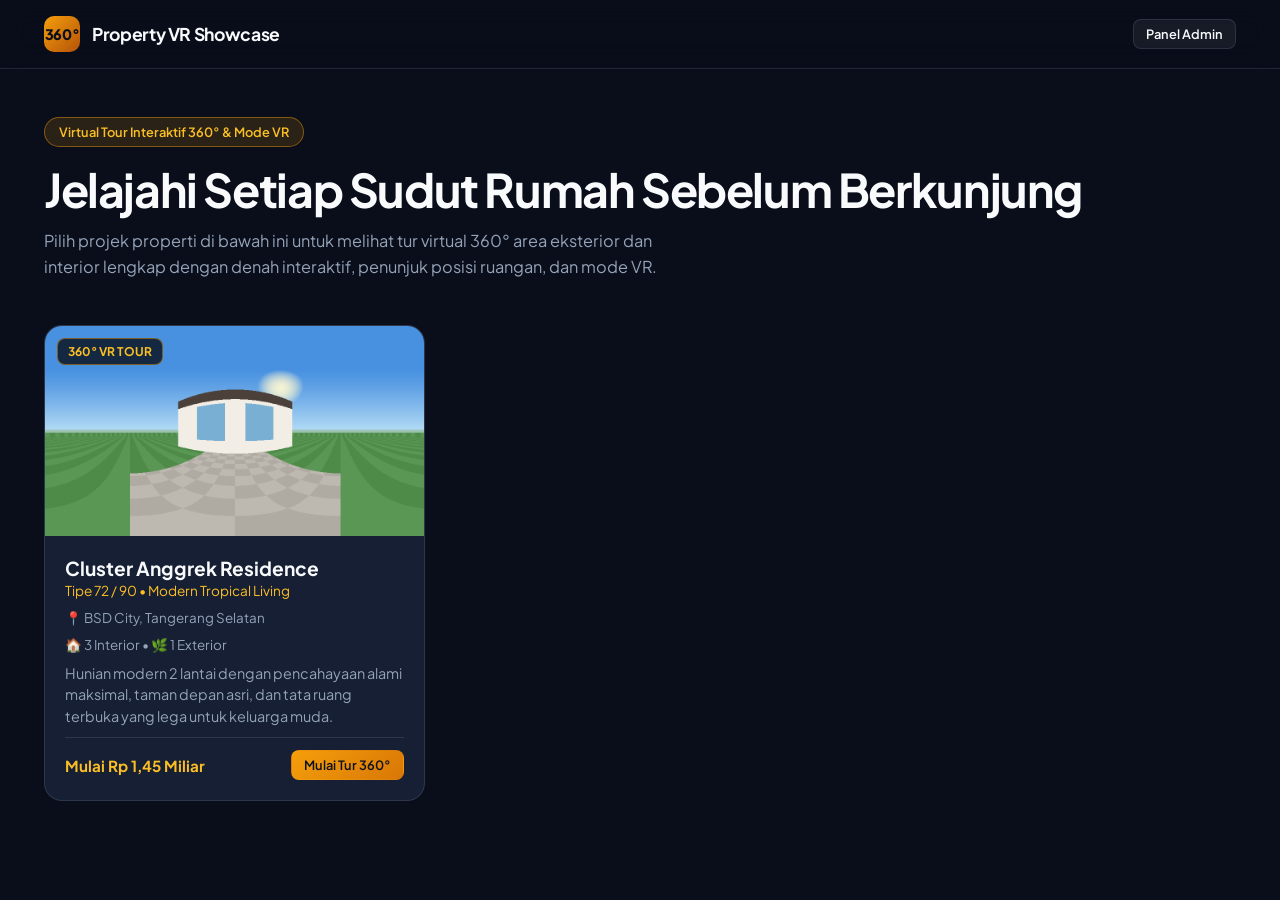
<file: index.html>
<!DOCTYPE html>
<html lang="id">
<head>
  <meta charset="UTF-8" />
  <meta name="viewport" content="width=device-width, initial-scale=1.0" />
  <title>Virtual Tour 360° VR — Katalog Properti</title>
  <link rel="preconnect" href="https://fonts.googleapis.com" />
  <link rel="preconnect" href="https://fonts.gstatic.com" crossorigin />
  <link href="https://fonts.googleapis.com/css2?family=Plus+Jakarta+Sans:wght@400;500;600;700;800&display=swap" rel="stylesheet" />
  <link rel="stylesheet" href="css/styles.css" />
</head>
<body>
  <header class="navbar">
    <div class="navbar-inner">
      <a href="index.html" class="brand">
        <span class="brand-badge">360°</span>
        <span>Property VR Showcase</span>
      </a>
      <div style="display:flex; gap:10px; align-items:center;">
        <a href="admin.html" class="btn btn-sm">Panel Admin</a>
      </div>
    </div>
  </header>

  <section class="hero">
    <span class="hero-tag">Virtual Tour Interaktif 360° &amp; Mode VR</span>
    <h1>Jelajahi Setiap Sudut Rumah Sebelum Berkunjung</h1>
    <p>
      Pilih projek properti di bawah ini untuk melihat tur virtual 360° area eksterior dan interior lengkap dengan denah interaktif, penunjuk posisi ruangan, dan mode VR.
    </p>
  </section>

  <main id="projects-grid" class="projects-grid">
    <p style="color: var(--text-secondary);">Memuat daftar projek...</p>
  </main>

  <script>
    async function loadProjects() {
      const grid = document.getElementById('projects-grid');
      try {
        const res = await fetch('data/projects.json?t=' + Date.now());
        if (!res.ok) throw new Error('Gagal memuat data projek');
        const data = await res.json();
        const projects = data.projects || [];

        if (!projects.length) {
          grid.innerHTML = `
            <div class="panel-card" style="grid-column:1/-1; text-align:center; padding:48px;">
              <h3>Belum ada projek tersedia</h3>
              <p style="color:var(--text-secondary); margin:10px 0 18px;">Masuk ke Panel Admin untuk menambahkan projek rumah pertama Anda.</p>
              <a href="admin.html" class="btn btn-primary">Buka Panel Admin</a>
            </div>`;
          return;
        }

        grid.innerHTML = projects.map((p) => {
          const interiorCount = (p.rooms || []).filter(r => r.category === 'interior').length;
          const exteriorCount = (p.rooms || []).filter(r => r.category === 'exterior').length;
          const slug = encodeURIComponent(p.slug || p.id);
          const tourUrl = `viewer.html?p=${slug}`;
          return `
            <article class="project-card">
              <div class="project-thumb">
                <img src="${p.thumbnail || 'assets/demo/exterior-fasad.png'}" alt="${p.name}" loading="lazy" />
                <span class="project-badge-360">360° VR TOUR</span>
              </div>
              <div class="project-body">
                <div>
                  <h2 class="project-title">${p.name}</h2>
                  <p style="font-size:0.85rem; color:var(--accent-hover); margin-top:2px;">${p.subtitle || ''}</p>
                </div>
                <div class="project-meta">
                  <span>📍 ${p.location || '-'}</span>
                  <span>🏠 ${interiorCount} Interior • 🌿 ${exteriorCount} Exterior</span>
                </div>
                <p class="project-desc">${p.description || ''}</p>
                <div class="project-footer">
                  <span class="price-tag">${p.price || 'Hubungi Marketing'}</span>
                  <a href="${tourUrl}" class="btn btn-primary btn-sm">Mulai Tur 360°</a>
                </div>
              </div>
            </article>
          `;
        }).join('');
      } catch (err) {
        grid.innerHTML = `<p style="color:#fca5a5;">Error: ${err.message}</p>`;
      }
    }
    loadProjects();
  </script>
</body>
</html>
</file>
<file: css/styles.css>
:root {
  --bg-primary: #090e1a;
  --bg-secondary: #111827;
  --bg-card: #161f33;
  --bg-glass: rgba(15, 23, 42, 0.78);
  --border-subtle: rgba(148, 163, 184, 0.18);
  --border-gold: rgba(245, 158, 11, 0.45);
  --text-primary: #f8fafc;
  --text-secondary: #94a3b8;
  --accent: #f59e0b;
  --accent-hover: #fbbf24;
  --accent-soft: rgba(245, 158, 11, 0.14);
  --interior: #38bdf8;
  --exterior: #34d399;
  --danger: #ef4444;
  --radius: 14px;
  --shadow: 0 20px 45px rgba(0, 0, 0, 0.45);
}

* {
  box-sizing: border-box;
  margin: 0;
  padding: 0;
}

html, body {
  font-family: 'Plus Jakarta Sans', 'Inter', -apple-system, BlinkMacSystemFont, 'Segoe UI', Roboto, sans-serif;
  background: var(--bg-primary);
  color: var(--text-primary);
  min-height: 100%;
  -webkit-font-smoothing: antialiased;
}

a {
  color: inherit;
  text-decoration: none;
}

button, input, select, textarea {
  font-family: inherit;
}

/* ---------- Buttons ---------- */
.btn {
  display: inline-flex;
  align-items: center;
  justify-content: center;
  gap: 8px;
  padding: 10px 18px;
  border-radius: 10px;
  border: 1px solid var(--border-subtle);
  background: rgba(255, 255, 255, 0.06);
  color: var(--text-primary);
  font-size: 0.9rem;
  font-weight: 600;
  cursor: pointer;
  transition: all 0.18s ease;
  white-space: nowrap;
}

.btn:hover {
  background: rgba(255, 255, 255, 0.12);
  transform: translateY(-1px);
}

.btn-primary {
  background: linear-gradient(135deg, #f59e0b, #d97706);
  color: #0b1120;
  border-color: transparent;
}

.btn-primary:hover {
  background: linear-gradient(135deg, #fbbf24, #f59e0b);
}

.btn-danger {
  background: rgba(239, 68, 68, 0.15);
  color: #fca5a5;
  border-color: rgba(239, 68, 68, 0.35);
}

.btn-danger:hover {
  background: rgba(239, 68, 68, 0.28);
}

.btn-sm {
  padding: 6px 12px;
  font-size: 0.8rem;
  border-radius: 8px;
}

.btn-icon {
  width: 40px;
  height: 40px;
  padding: 0;
  border-radius: 10px;
}

.btn.active {
  background: var(--accent-soft);
  border-color: var(--accent);
  color: var(--accent-hover);
}

/* ---------- Landing / Project Showcase ---------- */
.navbar {
  position: sticky;
  top: 0;
  z-index: 50;
  background: rgba(9, 14, 26, 0.85);
  backdrop-filter: blur(14px);
  border-bottom: 1px solid var(--border-subtle);
}

.navbar-inner {
  max-width: 1240px;
  margin: 0 auto;
  padding: 16px 24px;
  display: flex;
  align-items: center;
  justify-content: space-between;
  gap: 16px;
}

.brand {
  display: flex;
  align-items: center;
  gap: 12px;
  font-weight: 700;
  font-size: 1.1rem;
  letter-spacing: -0.02em;
}

.brand-badge {
  width: 36px;
  height: 36px;
  border-radius: 10px;
  background: linear-gradient(135deg, #f59e0b, #b45309);
  color: #090e1a;
  display: grid;
  place-items: center;
  font-weight: 800;
  font-size: 0.9rem;
}

.hero {
  max-width: 1240px;
  margin: 0 auto;
  padding: 48px 24px 28px;
}

.hero-tag {
  display: inline-flex;
  align-items: center;
  gap: 8px;
  padding: 6px 14px;
  border-radius: 999px;
  background: var(--accent-soft);
  border: 1px solid var(--border-gold);
  color: var(--accent-hover);
  font-size: 0.8rem;
  font-weight: 600;
  margin-bottom: 16px;
}

.hero h1 {
  font-size: clamp(1.8rem, 3.8vw, 2.9rem);
  line-height: 1.15;
  letter-spacing: -0.03em;
  margin-bottom: 12px;
}

.hero p {
  color: var(--text-secondary);
  max-width: 660px;
  font-size: 1.02rem;
  line-height: 1.6;
}

.projects-grid {
  max-width: 1240px;
  margin: 0 auto;
  padding: 16px 24px 64px;
  display: grid;
  grid-template-columns: repeat(auto-fill, minmax(330px, 1fr));
  gap: 24px;
}

.project-card {
  background: var(--bg-card);
  border: 1px solid var(--border-subtle);
  border-radius: 18px;
  overflow: hidden;
  display: flex;
  flex-direction: column;
  transition: transform 0.22s ease, border-color 0.22s ease, box-shadow 0.22s ease;
}

.project-card:hover {
  transform: translateY(-4px);
  border-color: var(--border-gold);
  box-shadow: var(--shadow);
}

.project-thumb {
  position: relative;
  height: 210px;
  background: #0f172a;
  overflow: hidden;
}

.project-thumb img {
  width: 100%;
  height: 100%;
  object-fit: cover;
  transition: transform 0.4s ease;
}

.project-card:hover .project-thumb img {
  transform: scale(1.04);
}

.project-badge-360 {
  position: absolute;
  top: 12px;
  left: 12px;
  padding: 5px 10px;
  border-radius: 8px;
  background: rgba(9, 14, 26, 0.8);
  backdrop-filter: blur(8px);
  border: 1px solid var(--border-gold);
  color: var(--accent-hover);
  font-size: 0.75rem;
  font-weight: 700;
}

.project-body {
  padding: 20px;
  display: flex;
  flex-direction: column;
  gap: 10px;
  flex: 1;
}

.project-title {
  font-size: 1.2rem;
  font-weight: 700;
}

.project-meta {
  display: flex;
  flex-wrap: wrap;
  gap: 10px;
  font-size: 0.84rem;
  color: var(--text-secondary);
}

.project-desc {
  color: var(--text-secondary);
  font-size: 0.9rem;
  line-height: 1.5;
  flex: 1;
}

.project-footer {
  display: flex;
  align-items: center;
  justify-content: space-between;
  gap: 10px;
  padding-top: 12px;
  border-top: 1px solid var(--border-subtle);
}

.price-tag {
  font-weight: 700;
  color: var(--accent-hover);
  font-size: 0.95rem;
}

/* ---------- 360 VR Viewer ---------- */
.viewer-shell {
  position: fixed;
  inset: 0;
  overflow: hidden;
  background: #000;
  user-select: none;
}

#pano-canvas-container {
  position: absolute;
  inset: 0;
  width: 100%;
  height: 100%;
}

#hotspots-layer {
  position: absolute;
  inset: 0;
  pointer-events: none;
  overflow: hidden;
  z-index: 10;
}

.hotspot-marker {
  position: absolute;
  transform: translate(-50%, -50%);
  pointer-events: auto;
  cursor: pointer;
  display: flex;
  flex-direction: column;
  align-items: center;
  gap: 6px;
  transition: opacity 0.15s ease;
}

.hotspot-dot {
  width: 42px;
  height: 42px;
  border-radius: 999px;
  background: rgba(15, 23, 42, 0.85);
  border: 2px solid var(--accent-hover);
  color: var(--accent-hover);
  display: grid;
  place-items: center;
  box-shadow: 0 0 0 6px rgba(245, 158, 11, 0.2), 0 8px 20px rgba(0, 0, 0, 0.5);
  animation: pulseRing 2.2s infinite;
  transition: transform 0.2s ease, background 0.2s ease;
}

.hotspot-marker:hover .hotspot-dot {
  transform: scale(1.14);
  background: var(--accent);
  color: #090e1a;
}

.hotspot-label {
  padding: 5px 11px;
  border-radius: 8px;
  background: rgba(9, 14, 26, 0.88);
  border: 1px solid var(--border-subtle);
  color: #fff;
  font-size: 0.78rem;
  font-weight: 600;
  white-space: nowrap;
  backdrop-filter: blur(8px);
}

@keyframes pulseRing {
  0% { box-shadow: 0 0 0 0 rgba(245, 158, 11, 0.45), 0 8px 20px rgba(0, 0, 0, 0.5); }
  70% { box-shadow: 0 0 0 12px rgba(245, 158, 11, 0), 0 8px 20px rgba(0, 0, 0, 0.5); }
  100% { box-shadow: 0 0 0 0 rgba(245, 158, 11, 0), 0 8px 20px rgba(0, 0, 0, 0.5); }
}

.viewer-topbar {
  position: absolute;
  top: 16px;
  left: 16px;
  right: 16px;
  z-index: 20;
  display: flex;
  align-items: flex-start;
  justify-content: space-between;
  gap: 12px;
  pointer-events: none;
}

.viewer-topbar > * {
  pointer-events: auto;
}

.viewer-title-card {
  background: var(--bg-glass);
  backdrop-filter: blur(14px);
  border: 1px solid var(--border-subtle);
  border-radius: var(--radius);
  padding: 10px 16px;
  display: flex;
  align-items: center;
  gap: 12px;
  max-width: min(460px, 70vw);
}

.viewer-title-text h2 {
  font-size: 1rem;
  font-weight: 700;
  line-height: 1.2;
}

.viewer-title-text p {
  font-size: 0.78rem;
  color: var(--text-secondary);
  margin-top: 2px;
}

.viewer-controls {
  display: flex;
  flex-wrap: wrap;
  gap: 8px;
  justify-content: flex-end;
  background: var(--bg-glass);
  backdrop-filter: blur(14px);
  border: 1px solid var(--border-subtle);
  border-radius: var(--radius);
  padding: 6px;
}

/* ---------- Floorplan Minimap ---------- */
.minimap-widget {
  position: absolute;
  right: 16px;
  bottom: 96px;
  z-index: 25;
  width: min(310px, 42vw);
  background: var(--bg-glass);
  backdrop-filter: blur(16px);
  border: 1px solid var(--border-subtle);
  border-radius: 16px;
  overflow: hidden;
  box-shadow: var(--shadow);
  transition: width 0.25s ease, transform 0.25s ease;
}

.minimap-widget.expanded {
  width: min(520px, 88vw);
}

.minimap-widget.collapsed .minimap-body {
  display: none;
}

.minimap-header {
  display: flex;
  align-items: center;
  justify-content: space-between;
  padding: 9px 12px;
  border-bottom: 1px solid var(--border-subtle);
  font-size: 0.8rem;
  font-weight: 700;
}

.minimap-header-actions {
  display: flex;
  gap: 6px;
}

.minimap-body {
  padding: 10px;
}

.floorplan-stage {
  position: relative;
  width: 100%;
  border-radius: 10px;
  overflow: hidden;
  background: #f8fafc;
}

.floorplan-stage img {
  display: block;
  width: 100%;
  height: auto;
  user-select: none;
  pointer-events: none;
}

.floorplan-pin {
  position: absolute;
  transform: translate(-50%, -50%);
  width: 18px;
  height: 18px;
  border-radius: 999px;
  border: 2.5px solid #fff;
  background: #334155;
  cursor: pointer;
  z-index: 3;
  box-shadow: 0 2px 8px rgba(0, 0, 0, 0.45);
  transition: transform 0.18s ease, background 0.18s ease;
}

.floorplan-pin.interior {
  background: #0284c7;
}

.floorplan-pin.exterior {
  background: #059669;
}

.floorplan-pin:hover {
  transform: translate(-50%, -50%) scale(1.22);
}

.floorplan-pin.active {
  width: 22px;
  height: 22px;
  background: #f59e0b;
  border-color: #090e1a;
  z-index: 5;
  box-shadow: 0 0 0 6px rgba(245, 158, 11, 0.35), 0 3px 10px rgba(0, 0, 0, 0.5);
}

.floorplan-pin-tooltip {
  position: absolute;
  bottom: calc(100% + 6px);
  left: 50%;
  transform: translateX(-50%);
  background: rgba(9, 14, 26, 0.92);
  color: #fff;
  font-size: 0.7rem;
  font-weight: 600;
  padding: 3px 7px;
  border-radius: 6px;
  white-space: nowrap;
  opacity: 0;
  pointer-events: none;
  transition: opacity 0.15s ease;
}

.floorplan-pin:hover .floorplan-pin-tooltip,
.floorplan-pin.active .floorplan-pin-tooltip {
  opacity: 1;
}

/* Compass / Radar Cone */
.radar-cone {
  position: absolute;
  width: 72px;
  height: 72px;
  transform: translate(-50%, -50%);
  pointer-events: none;
  z-index: 2;
}

.radar-cone svg {
  width: 100%;
  height: 100%;
  transform-origin: 50% 50%;
}

.minimap-legend {
  display: flex;
  align-items: center;
  justify-content: space-between;
  gap: 8px;
  margin-top: 8px;
  font-size: 0.72rem;
  color: var(--text-secondary);
}

.legend-item {
  display: inline-flex;
  align-items: center;
  gap: 5px;
}

.legend-dot {
  width: 9px;
  height: 9px;
  border-radius: 999px;
}

/* ---------- Bottom Room Strip ---------- */
.viewer-bottombar {
  position: absolute;
  left: 16px;
  right: 16px;
  bottom: 16px;
  z-index: 20;
  display: flex;
  align-items: center;
  justify-content: space-between;
  gap: 12px;
  pointer-events: none;
}

.room-strip {
  pointer-events: auto;
  display: flex;
  align-items: center;
  gap: 8px;
  overflow-x: auto;
  max-width: 100%;
  padding: 6px;
  background: var(--bg-glass);
  backdrop-filter: blur(14px);
  border: 1px solid var(--border-subtle);
  border-radius: var(--radius);
}

.room-chip {
  display: inline-flex;
  align-items: center;
  gap: 8px;
  padding: 8px 14px;
  border-radius: 10px;
  border: 1px solid transparent;
  background: rgba(255, 255, 255, 0.05);
  color: var(--text-primary);
  font-size: 0.84rem;
  font-weight: 600;
  cursor: pointer;
  white-space: nowrap;
  transition: all 0.18s ease;
}

.room-chip:hover {
  background: rgba(255, 255, 255, 0.12);
}

.room-chip.active {
  background: var(--accent-soft);
  border-color: var(--accent);
  color: var(--accent-hover);
}

.cat-dot {
  width: 8px;
  height: 8px;
  border-radius: 999px;
}

.cat-dot.interior { background: var(--interior); }
.cat-dot.exterior { background: var(--exterior); }

/* VR Split-Screen Reticle & Exit */
.vr-overlay-hud {
  position: fixed;
  inset: 0;
  z-index: 40;
  pointer-events: none;
  display: none;
}

.vr-overlay-hud.active {
  display: block;
}

.vr-divider {
  position: absolute;
  top: 0;
  bottom: 0;
  left: 50%;
  width: 2px;
  background: rgba(255, 255, 255, 0.35);
}

.vr-exit-btn {
  position: absolute;
  top: 14px;
  left: 50%;
  transform: translateX(-50%);
  pointer-events: auto;
}

/* ---------- Admin Panel ---------- */
.admin-login-wrap {
  min-height: 100vh;
  display: grid;
  place-items: center;
  padding: 24px;
}

.admin-login-card {
  width: 100%;
  max-width: 420px;
  background: var(--bg-card);
  border: 1px solid var(--border-subtle);
  border-radius: 18px;
  padding: 32px;
  box-shadow: var(--shadow);
}

.admin-layout {
  max-width: 1320px;
  margin: 0 auto;
  padding: 24px;
  display: grid;
  grid-template-columns: 300px 1fr;
  gap: 24px;
  align-items: start;
}

.panel-card {
  background: var(--bg-card);
  border: 1px solid var(--border-subtle);
  border-radius: 16px;
  padding: 20px;
}

.panel-title {
  font-size: 1rem;
  font-weight: 700;
  margin-bottom: 14px;
  display: flex;
  align-items: center;
  justify-content: space-between;
  gap: 8px;
}

.form-grid {
  display: grid;
  grid-template-columns: repeat(2, minmax(0, 1fr));
  gap: 14px;
}

.form-group {
  display: flex;
  flex-direction: column;
  gap: 6px;
}

.form-group.full {
  grid-column: 1 / -1;
}

.form-group label {
  font-size: 0.8rem;
  font-weight: 600;
  color: var(--text-secondary);
}

.input, select.input, textarea.input {
  width: 100%;
  padding: 10px 12px;
  border-radius: 10px;
  border: 1px solid var(--border-subtle);
  background: rgba(9, 14, 26, 0.75);
  color: var(--text-primary);
  font-size: 0.9rem;
  outline: none;
}

.input:focus {
  border-color: var(--accent);
}

.project-list-item {
  padding: 12px;
  border-radius: 12px;
  border: 1px solid var(--border-subtle);
  background: rgba(255, 255, 255, 0.03);
  cursor: pointer;
  transition: all 0.16s ease;
  margin-bottom: 10px;
}

.project-list-item.active {
  border-color: var(--accent);
  background: var(--accent-soft);
}

.room-list-row {
  display: flex;
  align-items: center;
  justify-content: space-between;
  gap: 10px;
  padding: 10px 12px;
  border-radius: 10px;
  border: 1px solid var(--border-subtle);
  background: rgba(255, 255, 255, 0.03);
  margin-bottom: 8px;
}

.room-list-row.active {
  border-color: var(--accent);
  background: var(--accent-soft);
}

.visual-editor-grid {
  display: grid;
  grid-template-columns: 1fr 1fr;
  gap: 18px;
  margin-top: 16px;
}

.editor-floorplan-box {
  position: relative;
  border-radius: 12px;
  overflow: hidden;
  border: 2px dashed var(--border-gold);
  cursor: crosshair;
  background: #f8fafc;
}

.editor-floorplan-box img {
  display: block;
  width: 100%;
  height: auto;
  pointer-events: none;
}

.editor-pano-box {
  position: relative;
  height: 340px;
  border-radius: 12px;
  overflow: hidden;
  border: 2px dashed var(--border-gold);
  background: #000;
}

.toast {
  position: fixed;
  bottom: 24px;
  right: 24px;
  z-index: 100;
  padding: 12px 18px;
  border-radius: 12px;
  background: #0f172a;
  border: 1px solid var(--accent);
  color: #fff;
  font-size: 0.88rem;
  font-weight: 600;
  box-shadow: var(--shadow);
  display: none;
}

.toast.show {
  display: block;
}

@media (max-width: 960px) {
  .admin-layout {
    grid-template-columns: 1fr;
  }
  .visual-editor-grid {
    grid-template-columns: 1fr;
  }
  .minimap-widget {
    width: min(230px, 52vw);
    bottom: 86px;
  }
}

@media (max-width: 640px) {
  .form-grid {
    grid-template-columns: 1fr;
  }
  .viewer-title-card {
    max-width: 62vw;
    padding: 8px 10px;
  }
}
</file>
